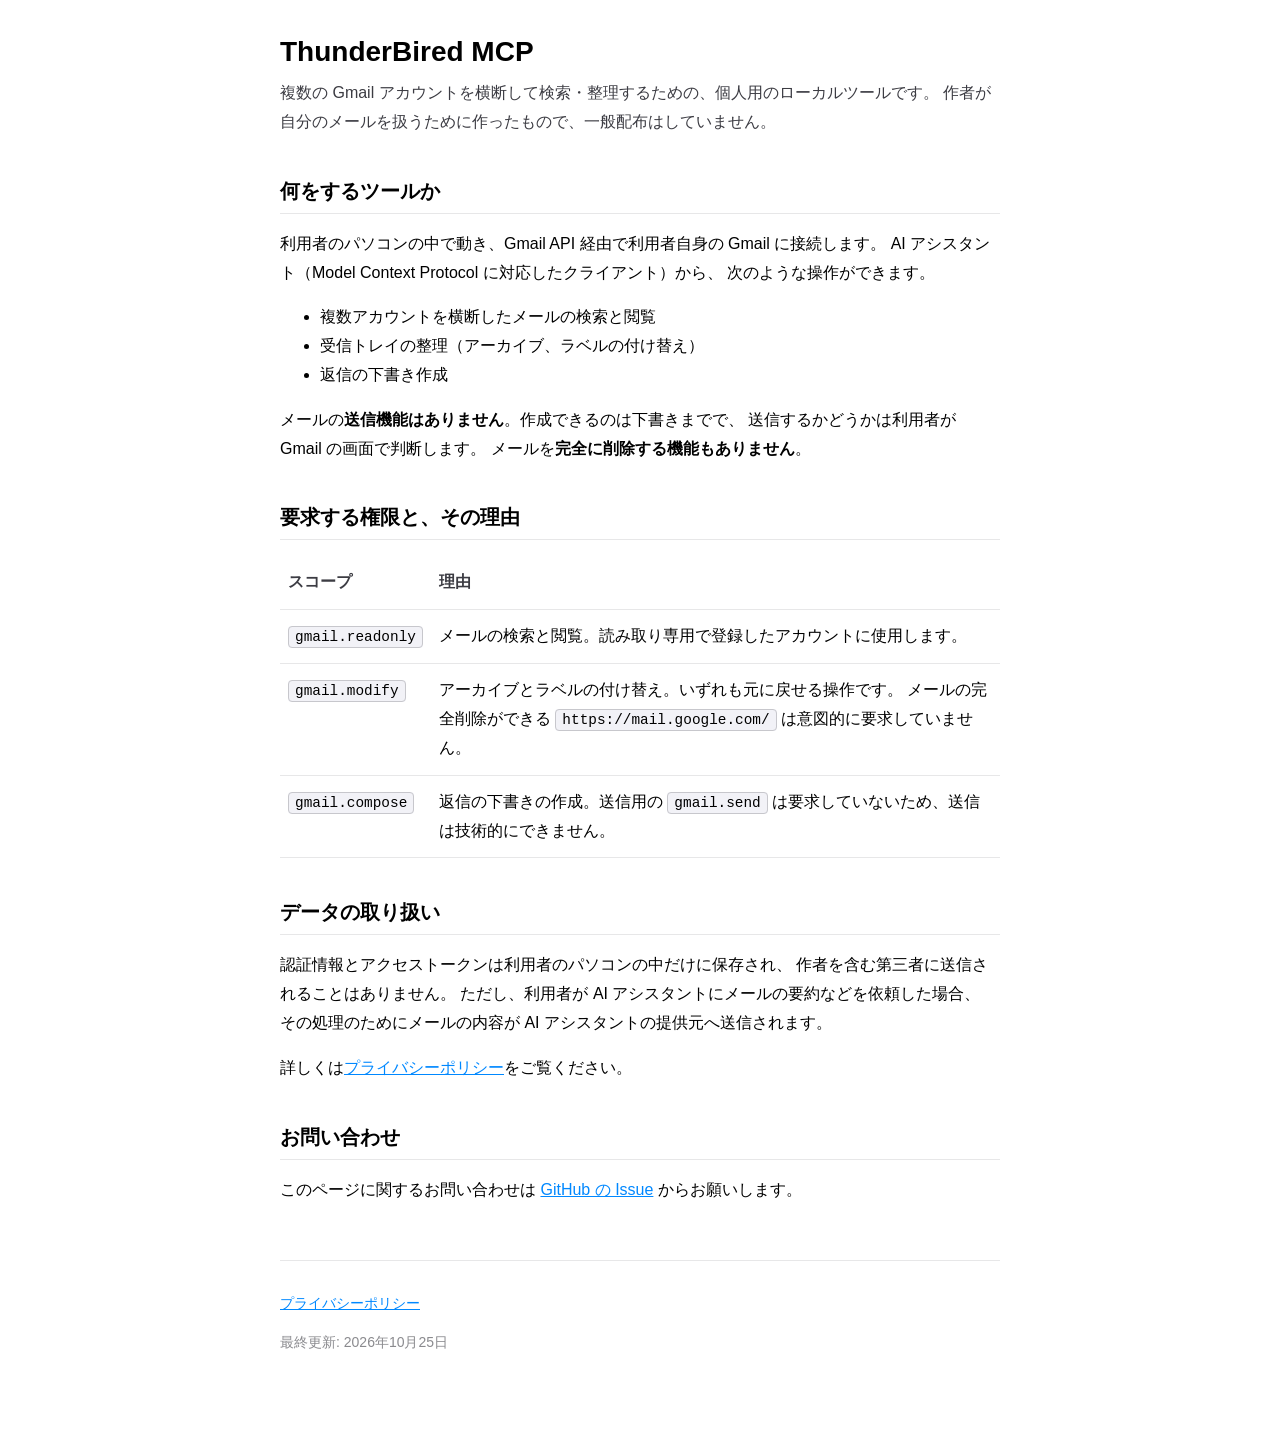
<file: index.html>
<!doctype html>
<html lang="ja">
  <head>
    <meta charset="utf-8" />
    <meta name="viewport" content="width=device-width, initial-scale=1" />
    <title>ThunderBired MCP</title>
    <meta
      name="description"
      content="複数のGmailアカウントを横断して整理するための、個人用ローカルツール"
    />
    <link rel="stylesheet" href="style.css" />
  </head>
  <body>
    <main>
      <h1>ThunderBired MCP</h1>
      <p class="lead">
        複数の Gmail アカウントを横断して検索・整理するための、個人用のローカルツールです。
        作者が自分のメールを扱うために作ったもので、一般配布はしていません。
      </p>

      <h2>何をするツールか</h2>
      <p>
        利用者のパソコンの中で動き、Gmail API 経由で利用者自身の Gmail に接続します。
        AI アシスタント（Model Context Protocol に対応したクライアント）から、
        次のような操作ができます。
      </p>
      <ul>
        <li>複数アカウントを横断したメールの検索と閲覧</li>
        <li>受信トレイの整理（アーカイブ、ラベルの付け替え）</li>
        <li>返信の下書き作成</li>
      </ul>
      <p>
        メールの<strong>送信機能はありません</strong>。作成できるのは下書きまでで、
        送信するかどうかは利用者が Gmail の画面で判断します。
        メールを<strong>完全に削除する機能もありません</strong>。
      </p>

      <h2>要求する権限と、その理由</h2>
      <table>
        <thead>
          <tr>
            <th>スコープ</th>
            <th>理由</th>
          </tr>
        </thead>
        <tbody>
          <tr>
            <td><code>gmail.readonly</code></td>
            <td>メールの検索と閲覧。読み取り専用で登録したアカウントに使用します。</td>
          </tr>
          <tr>
            <td><code>gmail.modify</code></td>
            <td>
              アーカイブとラベルの付け替え。いずれも元に戻せる操作です。
              メールの完全削除ができる <code>https://mail.google.com/</code>
              は意図的に要求していません。
            </td>
          </tr>
          <tr>
            <td><code>gmail.compose</code></td>
            <td>
              返信の下書きの作成。送信用の <code>gmail.send</code>
              は要求していないため、送信は技術的にできません。
            </td>
          </tr>
        </tbody>
      </table>

      <h2>データの取り扱い</h2>
      <p>
        認証情報とアクセストークンは利用者のパソコンの中だけに保存され、
        作者を含む第三者に送信されることはありません。
        ただし、利用者が AI アシスタントにメールの要約などを依頼した場合、
        その処理のためにメールの内容が AI アシスタントの提供元へ送信されます。
      </p>
      <p>詳しくは<a href="privacy.html">プライバシーポリシー</a>をご覧ください。</p>

      <h2>お問い合わせ</h2>
      <p>
        このページに関するお問い合わせは
        <a href="https://github.com/a47489916-a11y/oauth-pages/issues">GitHub の Issue</a>
        からお願いします。
      </p>

      <footer>
        <p><a href="privacy.html">プライバシーポリシー</a></p>
        <p>最終更新: 2026年10月25日</p>
      </footer>
    </main>
  </body>
</html>
</file>
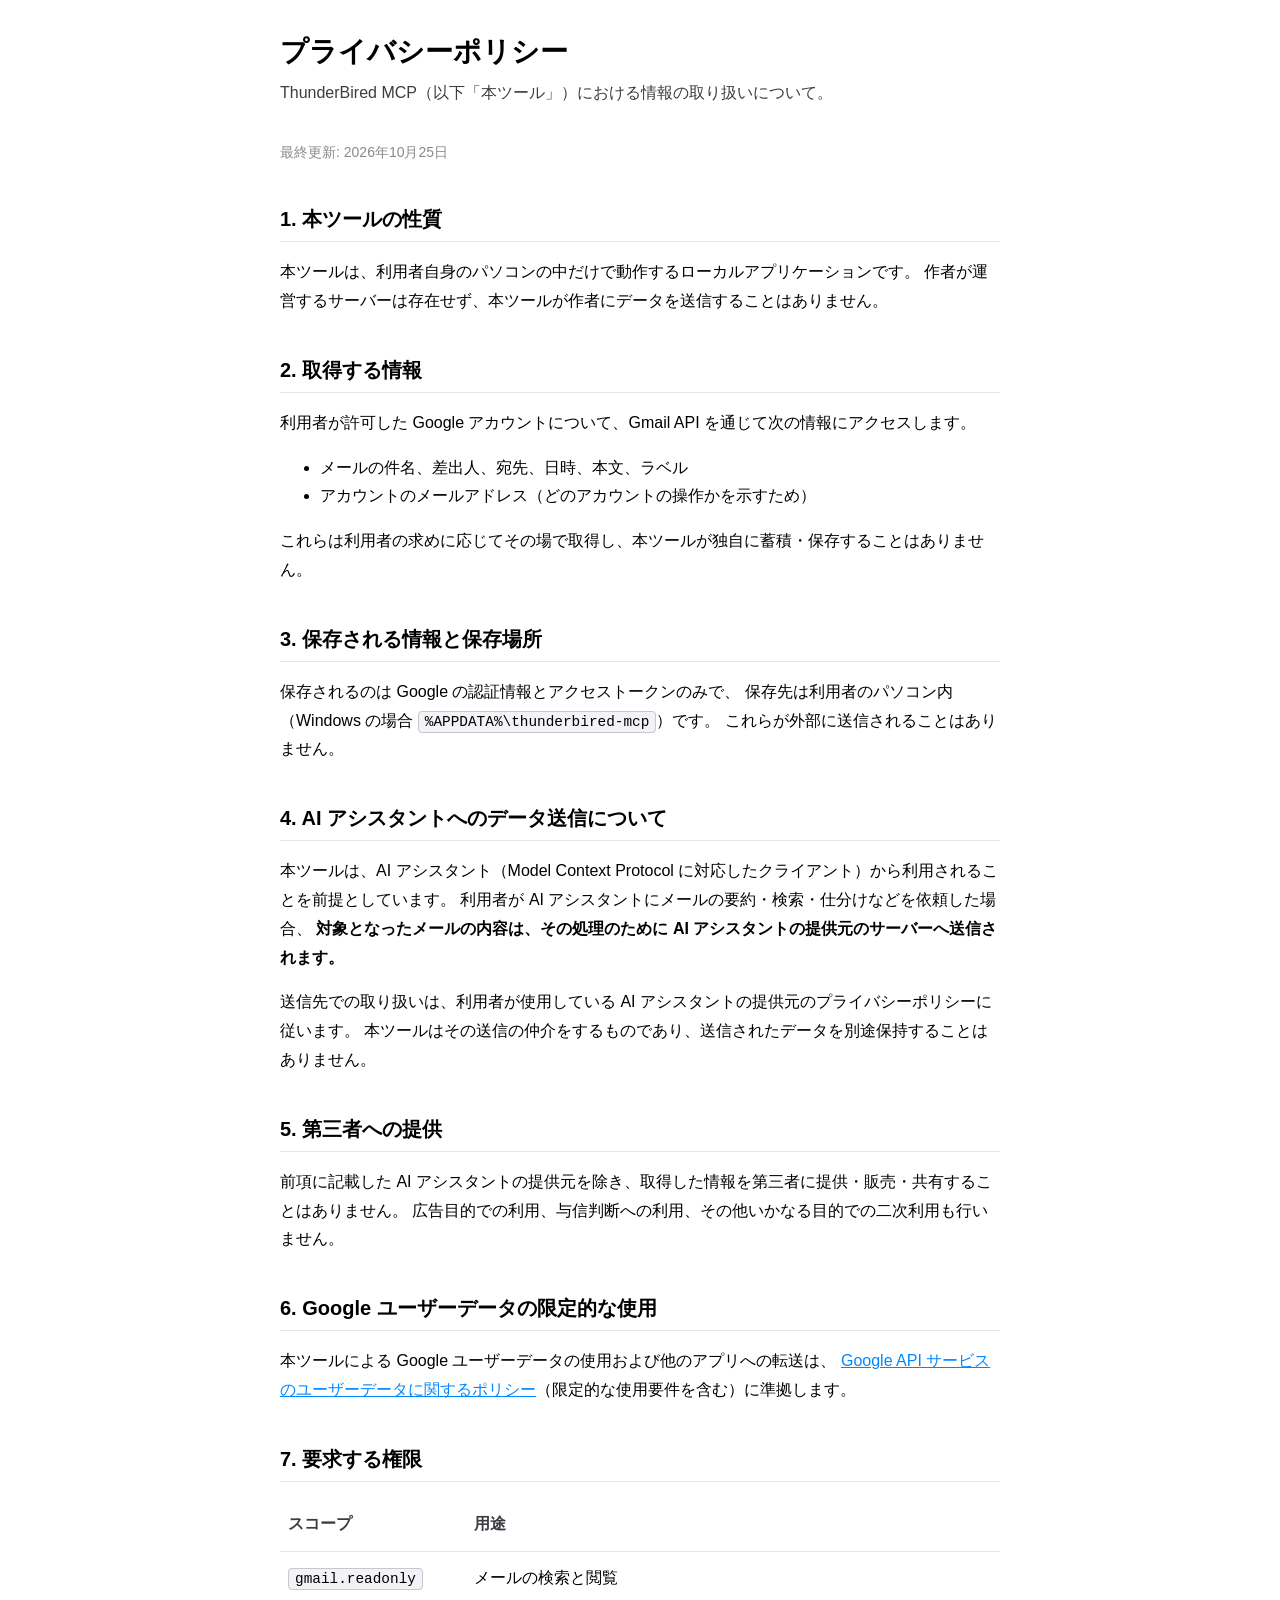
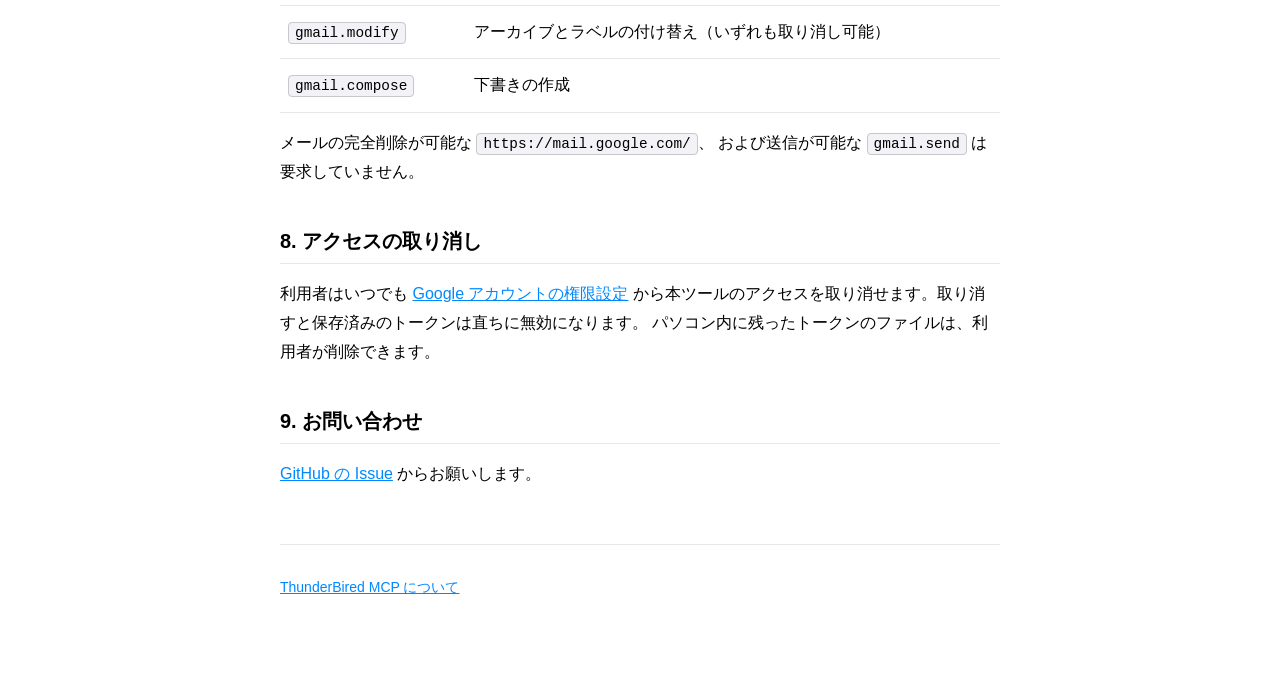
<file: privacy.html>
<!doctype html>
<html lang="ja">
  <head>
    <meta charset="utf-8" />
    <meta name="viewport" content="width=device-width, initial-scale=1" />
    <title>プライバシーポリシー — ThunderBired MCP</title>
    <meta
      name="description"
      content="ThunderBired MCP のプライバシーポリシー。取得する情報、保存場所、Googleユーザーデータの限定使用について。"
    />
    <link rel="stylesheet" href="style.css" />
  </head>
  <body>
    <main>
      <h1>プライバシーポリシー</h1>
      <p class="lead">ThunderBired MCP（以下「本ツール」）における情報の取り扱いについて。</p>
      <p class="updated">最終更新: 2026年10月25日</p>

      <h2>1. 本ツールの性質</h2>
      <p>
        本ツールは、利用者自身のパソコンの中だけで動作するローカルアプリケーションです。
        作者が運営するサーバーは存在せず、本ツールが作者にデータを送信することはありません。
      </p>

      <h2>2. 取得する情報</h2>
      <p>
        利用者が許可した Google アカウントについて、Gmail API を通じて次の情報にアクセスします。
      </p>
      <ul>
        <li>メールの件名、差出人、宛先、日時、本文、ラベル</li>
        <li>アカウントのメールアドレス（どのアカウントの操作かを示すため）</li>
      </ul>
      <p>
        これらは利用者の求めに応じてその場で取得し、本ツールが独自に蓄積・保存することはありません。
      </p>

      <h2>3. 保存される情報と保存場所</h2>
      <p>
        保存されるのは Google の認証情報とアクセストークンのみで、
        保存先は利用者のパソコン内（Windows の場合
        <code>%APPDATA%\thunderbired-mcp</code>）です。
        これらが外部に送信されることはありません。
      </p>

      <h2>4. AI アシスタントへのデータ送信について</h2>
      <p>
        本ツールは、AI アシスタント（Model Context Protocol
        に対応したクライアント）から利用されることを前提としています。
        利用者が AI アシスタントにメールの要約・検索・仕分けなどを依頼した場合、
        <strong>
          対象となったメールの内容は、その処理のために AI
          アシスタントの提供元のサーバーへ送信されます。
        </strong>
      </p>
      <p>
        送信先での取り扱いは、利用者が使用している AI
        アシスタントの提供元のプライバシーポリシーに従います。
        本ツールはその送信の仲介をするものであり、送信されたデータを別途保持することはありません。
      </p>

      <h2>5. 第三者への提供</h2>
      <p>
        前項に記載した AI アシスタントの提供元を除き、取得した情報を第三者に提供・販売・共有することはありません。
        広告目的での利用、与信判断への利用、その他いかなる目的での二次利用も行いません。
      </p>

      <h2>6. Google ユーザーデータの限定的な使用</h2>
      <p>
        本ツールによる Google ユーザーデータの使用および他のアプリへの転送は、
        <a href="https://developers.google.com/terms/api-services-user-data-policy"
          >Google API サービスのユーザーデータに関するポリシー</a
        >（限定的な使用要件を含む）に準拠します。
      </p>

      <h2>7. 要求する権限</h2>
      <table>
        <thead>
          <tr>
            <th>スコープ</th>
            <th>用途</th>
          </tr>
        </thead>
        <tbody>
          <tr>
            <td><code>gmail.readonly</code></td>
            <td>メールの検索と閲覧</td>
          </tr>
          <tr>
            <td><code>gmail.modify</code></td>
            <td>アーカイブとラベルの付け替え（いずれも取り消し可能）</td>
          </tr>
          <tr>
            <td><code>gmail.compose</code></td>
            <td>下書きの作成</td>
          </tr>
        </tbody>
      </table>
      <p>
        メールの完全削除が可能な <code>https://mail.google.com/</code>、
        および送信が可能な <code>gmail.send</code> は要求していません。
      </p>

      <h2>8. アクセスの取り消し</h2>
      <p>
        利用者はいつでも
        <a href="https://myaccount.google.com/permissions"
          >Google アカウントの権限設定</a
        >
        から本ツールのアクセスを取り消せます。取り消すと保存済みのトークンは直ちに無効になります。
        パソコン内に残ったトークンのファイルは、利用者が削除できます。
      </p>

      <h2>9. お問い合わせ</h2>
      <p>
        <a href="https://github.com/a47489916-a11y/oauth-pages/issues">GitHub の Issue</a>
        からお願いします。
      </p>

      <footer>
        <p><a href="index.html">ThunderBired MCP について</a></p>
      </footer>
    </main>
  </body>
</html>
</file>
<file: style.css>
/* 共有デザイントークンの最小サブセット（shared/design-kit/tokens/colors.css と同じ値） */
:root,
[data-theme="light"] {
  --color-label: rgb(0, 0, 0);
  --color-label-secondary: rgb(60, 60, 67);
  --color-label-tertiary: rgba(60, 60, 67, 0.6);
  --color-separator: rgba(60, 60, 67, 0.12);
  --color-link: rgb(0, 136, 255);
  --color-bg-primary: rgb(255, 255, 255);
  --color-bg-secondary: rgb(242, 242, 247);
  --border-color: rgb(199, 199, 204);
}

@media (prefers-color-scheme: dark) {
  :root:not([data-theme="light"]) {
    --color-label: rgb(255, 255, 255);
    --color-label-secondary: rgba(235, 235, 245, 0.6);
    --color-label-tertiary: rgba(235, 235, 245, 0.3);
    --color-separator: rgba(84, 84, 88, 0.6);
    --color-link: rgb(0, 145, 255);
    --color-bg-primary: rgb(0, 0, 0);
    --color-bg-secondary: rgb(28, 28, 30);
    --border-color: rgb(42, 42, 58);
  }
}

* {
  box-sizing: border-box;
}

body {
  margin: 0;
  padding: 32px 16px 64px;
  background: var(--color-bg-primary);
  color: var(--color-label);
  font-family: -apple-system, BlinkMacSystemFont, "Segoe UI", "Hiragino Sans",
    "Noto Sans JP", Meiryo, sans-serif;
  font-size: 16px;
  line-height: 1.8;
}

main {
  max-width: 720px;
  margin: 0 auto;
}

h1 {
  font-size: 28px;
  line-height: 1.4;
  margin: 0 0 8px;
}

h2 {
  font-size: 20px;
  line-height: 1.4;
  margin: 40px 0 12px;
  padding-bottom: 8px;
  border-bottom: 1px solid var(--color-separator);
}

.lead {
  color: var(--color-label-secondary);
  margin: 0 0 32px;
}

a {
  color: var(--color-link);
}

/* タップ領域を44px以上にする */
a,
nav a {
  display: inline-block;
  min-height: 44px;
  line-height: 44px;
}

p a,
li a,
td a {
  display: inline;
  min-height: 0;
  line-height: inherit;
}

table {
  width: 100%;
  border-collapse: collapse;
  margin: 16px 0;
}

th,
td {
  padding: 12px 8px;
  text-align: left;
  vertical-align: top;
  border-bottom: 1px solid var(--color-separator);
}

th {
  color: var(--color-label-secondary);
  font-weight: 600;
  white-space: nowrap;
}

code {
  padding: 2px 6px;
  background: var(--color-bg-secondary);
  border: 1px solid var(--border-color);
  border-radius: 4px;
  font-size: 0.9em;
  overflow-wrap: anywhere;
}

/* スコープ名は途中で切らない */
td:first-child code {
  white-space: nowrap;
}

footer {
  margin-top: 56px;
  padding-top: 16px;
  border-top: 1px solid var(--color-separator);
  color: var(--color-label-tertiary);
  font-size: 14px;
}

.updated {
  color: var(--color-label-tertiary);
  font-size: 14px;
}
</file>
